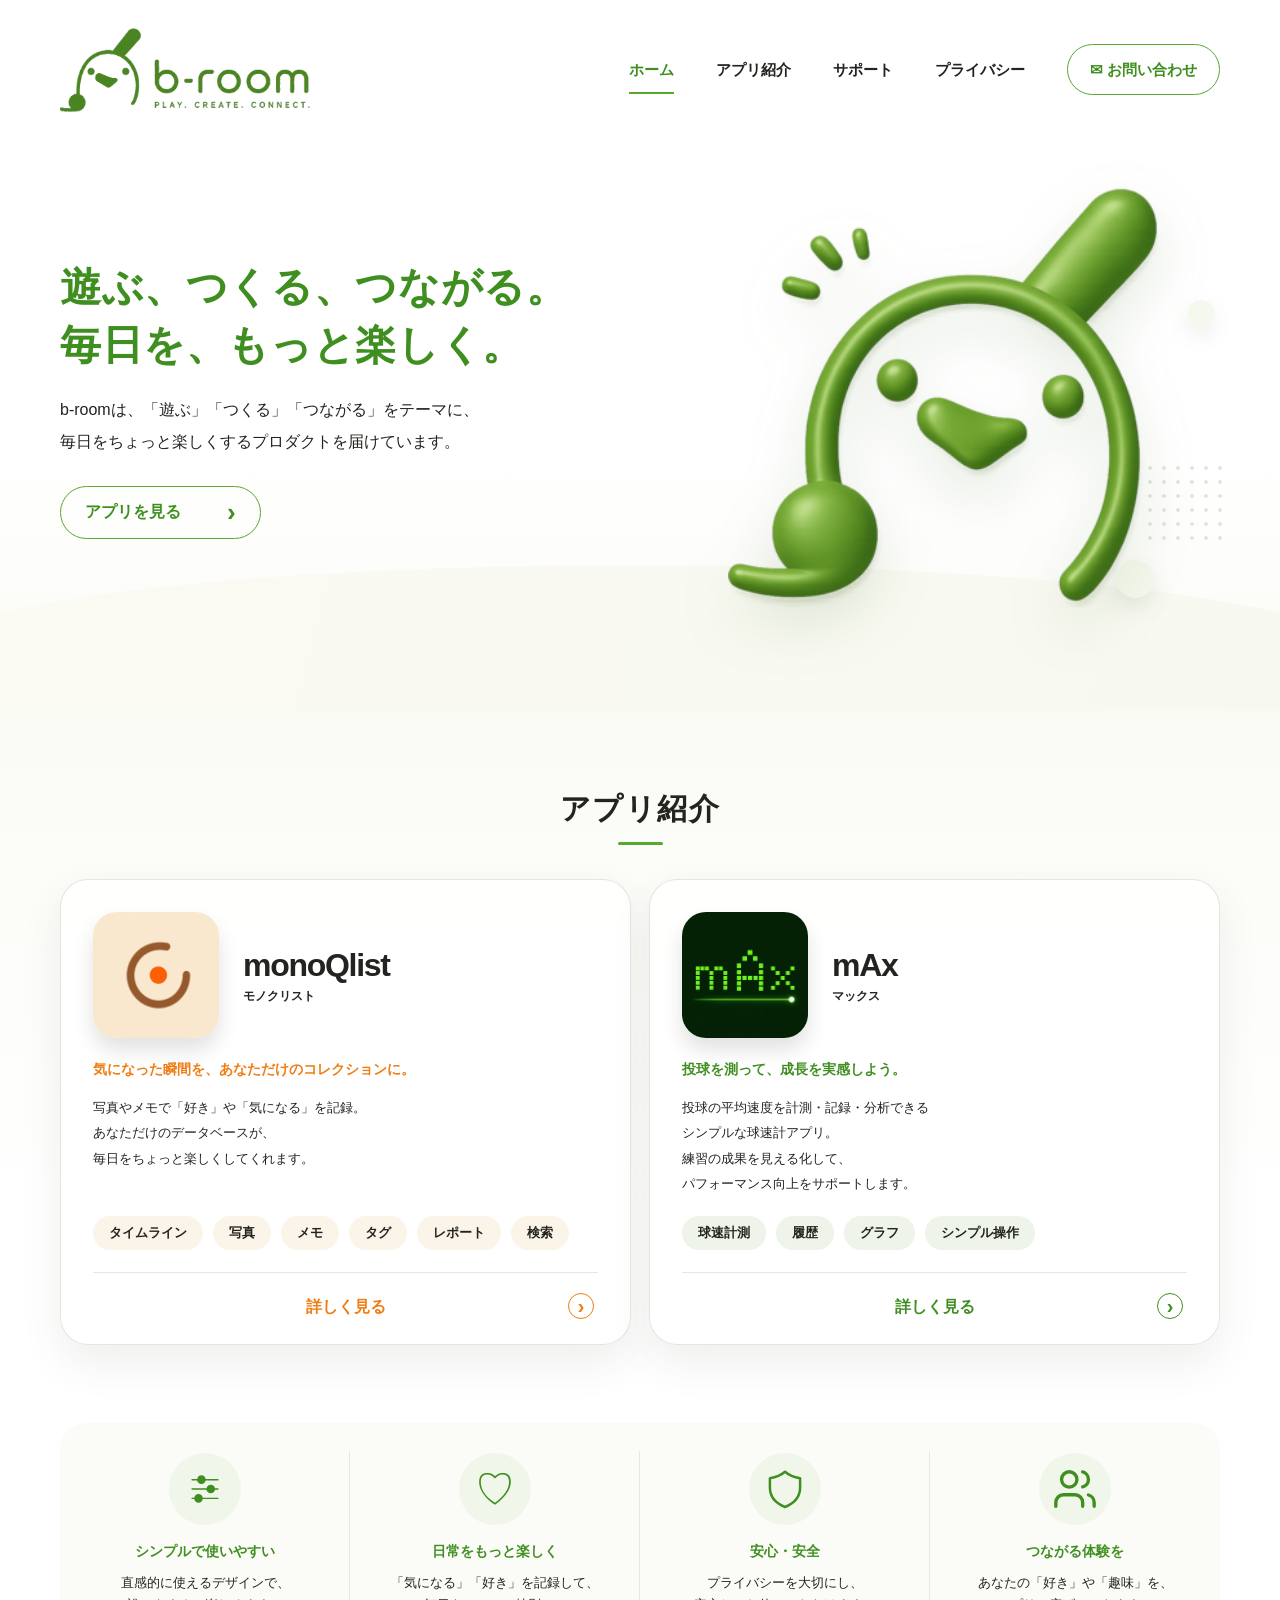
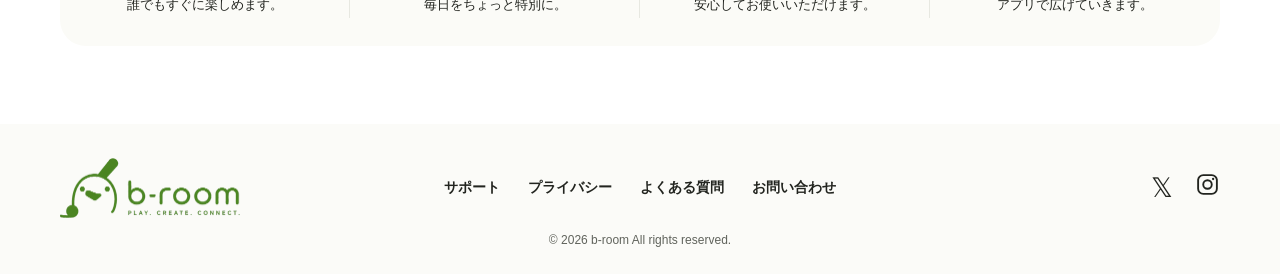
<file: index.html>
<!doctype html>
<html lang="ja">
<head>
  <meta charset="utf-8">
  <meta name="viewport" content="width=device-width, initial-scale=1">
  <title>b-room | PLAY. CREATE. CONNECT.</title>
  <meta name="description" content="b-roomは、「遊ぶ」「つくる」「つながる」をテーマに、毎日をちょっと楽しくするプロダクトを届けています。">
  <link rel="canonical" href="https://b-room.app/">
  <meta property="og:type" content="website">
  <meta property="og:site_name" content="b-room">
  <meta property="og:title" content="b-room | PLAY. CREATE. CONNECT.">
  <meta property="og:description" content="遊ぶ、つくる、つながる。毎日を、もっと楽しく。">
  <meta property="og:url" content="https://b-room.app/">
  <meta property="og:image" content="https://b-room.app/images/og-image.jpg">
  <meta name="twitter:card" content="summary_large_image">
  <meta name="theme-color" content="#ffffff">
  <link rel="icon" href="images/favicon.png" type="image/png">
  <link rel="apple-touch-icon" href="images/apple-touch-icon.png">
  <link rel="manifest" href="manifest.webmanifest">
  <link rel="stylesheet" href="css/reset.css">
  <link rel="stylesheet" href="css/variables.css">
  <link rel="stylesheet" href="css/style.css">
  <link rel="stylesheet" href="css/responsive.css">
  <link rel="stylesheet" href="css/tuning.css">
  <script src="js/script.js" defer></script>
</head>
<body>
  <header class="site-header">
    <div class="container header-inner">
      <a class="brand" href="#top" aria-label="b-room ホーム">
        <img src="images/logo.png" alt="b-room PLAY. CREATE. CONNECT." width="304" height="112" style="filter:brightness(.65) saturate(.9)">
      </a>
      <button class="menu-button" type="button" aria-label="メニューを開く" aria-expanded="false" aria-controls="global-nav">
        <span></span><span></span><span></span>
      </button>
      <nav class="global-nav" id="global-nav" aria-label="メインナビゲーション">
        <a class="is-active" href="#top">ホーム</a>
        <a href="#apps">アプリ紹介</a>
        <a href="#support">サポート</a>
        <a href="privacy/index.html">プライバシー</a>
        <a class="contact-button" href="https://forms.gle/K7LppXZojkELGaJ49"><span aria-hidden="true">✉</span> お問い合わせ</a>
      </nav>
    </div>
  </header>

  <main id="top">
    <section class="hero">
      <div class="hero-wave" aria-hidden="true"></div>
      <div class="container hero-inner">
        <div class="hero-copy reveal">
          <h1>遊ぶ、つくる、つながる。<br>毎日を、もっと楽しく。</h1>
          <p>b-roomは、「遊ぶ」「つくる」「つながる」をテーマに、<br class="desktop-only">毎日をちょっと楽しくするプロダクトを届けています。</p>
          <a class="outline-button" href="#apps">アプリを見る <span>›</span></a>
        </div>
        <div class="hero-art reveal" aria-hidden="true">
          <div class="hero-orb orb-one"></div>
          <div class="hero-orb orb-two"></div>
          <div class="hero-dots"></div>
          <img src="images/hero-mascot.png" alt="" width="333" height="344" style="height:auto;aspect-ratio:auto;filter:brightness(.94) saturate(.9) contrast(.92) drop-shadow(0 24px 28px rgba(72,117,47,.15))">
        </div>
      </div>
    </section>

    <section class="apps-section section" id="apps">
      <div class="container">
        <div class="section-title reveal"><h2>アプリ紹介</h2><span></span></div>
        <div class="app-grid">
          <article class="app-card mono-card reveal">
            <div class="app-header">
              <!-- アイコン差し替え: images/monoqlist-icon.jpg -->
              <img class="app-icon" src="images/monoqlist-icon.jpg" alt="monoQlist アプリアイコン" width="148" height="148">
              <div><h3>monoQlist</h3><p class="reading">モノクリスト</p></div>
            </div>
            <p class="app-tagline mono-accent">気になった瞬間を、あなただけのコレクションに。</p>
            <p class="app-description">写真やメモで「好き」や「気になる」を記録。<br>あなただけのデータベースが、<br>毎日をちょっと楽しくしてくれます。</p>
            <div class="tag-list"><span>タイムライン</span><span>写真</span><span>メモ</span><span>タグ</span><span>レポート</span><span>検索</span></div>
            <a class="app-link mono-link" href="https://monoqlist.com">詳しく見る <span>›</span></a>
          </article>

          <article class="app-card max-card reveal">
            <div class="app-header">
              <!-- アイコン差し替え: images/max-icon.jpg -->
              <img class="app-icon" src="images/max-icon.jpg" alt="mAx アプリアイコン" width="148" height="148">
              <div><h3>mAx</h3><p class="reading">マックス</p></div>
            </div>
            <p class="app-tagline max-accent">投球を測って、成長を実感しよう。</p>
            <p class="app-description">投球の平均速度を計測・記録・分析できる<br>シンプルな球速計アプリ。<br>練習の成果を見える化して、<br>パフォーマンス向上をサポートします。</p>
            <div class="tag-list green-tags"><span>球速計測</span><span>履歴</span><span>グラフ</span><span>シンプル操作</span></div>
            <a class="app-link max-link" href="app/max/">詳しく見る <span>›</span></a>
          </article>
        </div>
      </div>
    </section>

    <section class="values-section section">
      <div class="container">
        <div class="values-grid">
          <article class="value-item reveal"><div class="value-icon" aria-hidden="true"><svg viewBox="0 0 64 64" fill="none"><path d="M14 19h36M14 32h36M14 45h36"/><circle cx="27" cy="19" r="5" fill="currentColor"/><circle cx="40" cy="32" r="5" fill="currentColor"/><circle cx="23" cy="45" r="5" fill="currentColor"/></svg></div><h3>シンプルで使いやすい</h3><p>直感的に使えるデザインで、<br>誰でもすぐに楽しめます。</p></article>
          <article class="value-item reveal"><div class="value-icon">♡</div><h3>日常をもっと楽しく</h3><p>「気になる」「好き」を記録して、<br>毎日をちょっと特別に。</p></article>
          <article class="value-item reveal"><div class="value-icon" aria-hidden="true"><svg viewBox="0 0 64 64" fill="none"><path d="M32 8c7 6 15 8 21 9v13c0 14-8 22-21 27C19 52 11 44 11 30V17c6-1 14-3 21-9Z"/></svg></div><h3>安心・安全</h3><p>プライバシーを大切にし、<br>安心してお使いいただけます。</p></article>
          <article class="value-item reveal"><div class="value-icon" aria-hidden="true"><svg viewBox="0 0 24 24" fill="none"><path d="M16 21v-2a4 4 0 0 0-4-4H6a4 4 0 0 0-4 4v2"/><circle cx="9" cy="7" r="4"/><path d="M22 21v-2a4 4 0 0 0-3-3.87M16 3.13a4 4 0 0 1 0 7.75"/></svg></div><h3>つながる体験を</h3><p>あなたの「好き」や「趣味」を、<br>アプリで広げていきます。</p></article>
        </div>
      </div>
    </section>
  </main>

  <footer class="site-footer" id="support">
    <div class="container footer-inner">
      <a class="footer-brand" href="#top"><img src="images/logo.png" alt="b-room" width="220" height="82" style="filter:brightness(.65) saturate(.9)"></a>
      <nav class="footer-links" aria-label="フッターナビゲーション">
        <a href="#">サポート</a><a href="privacy/index.html">プライバシー</a><a href="#">よくある質問</a><a href="https://forms.gle/K7LppXZojkELGaJ49">お問い合わせ</a>
      </nav>
      <div class="social-links" aria-label="SNS"><a href="#" aria-label="X">𝕏</a><a href="#" aria-label="Instagram"><svg width="25" height="25" viewBox="0 0 24 24" fill="none" aria-hidden="true"><rect x="3" y="3" width="18" height="18" rx="5" stroke="currentColor" stroke-width="1.8"/><circle cx="12" cy="12" r="4.1" stroke="currentColor" stroke-width="1.8"/><circle cx="17.4" cy="6.7" r="1.1" fill="currentColor"/></svg></a></div>
    </div>
    <p class="copyright">© <span id="year"></span> b-room All rights reserved.</p>
  </footer>
</body>
</html>
</file>
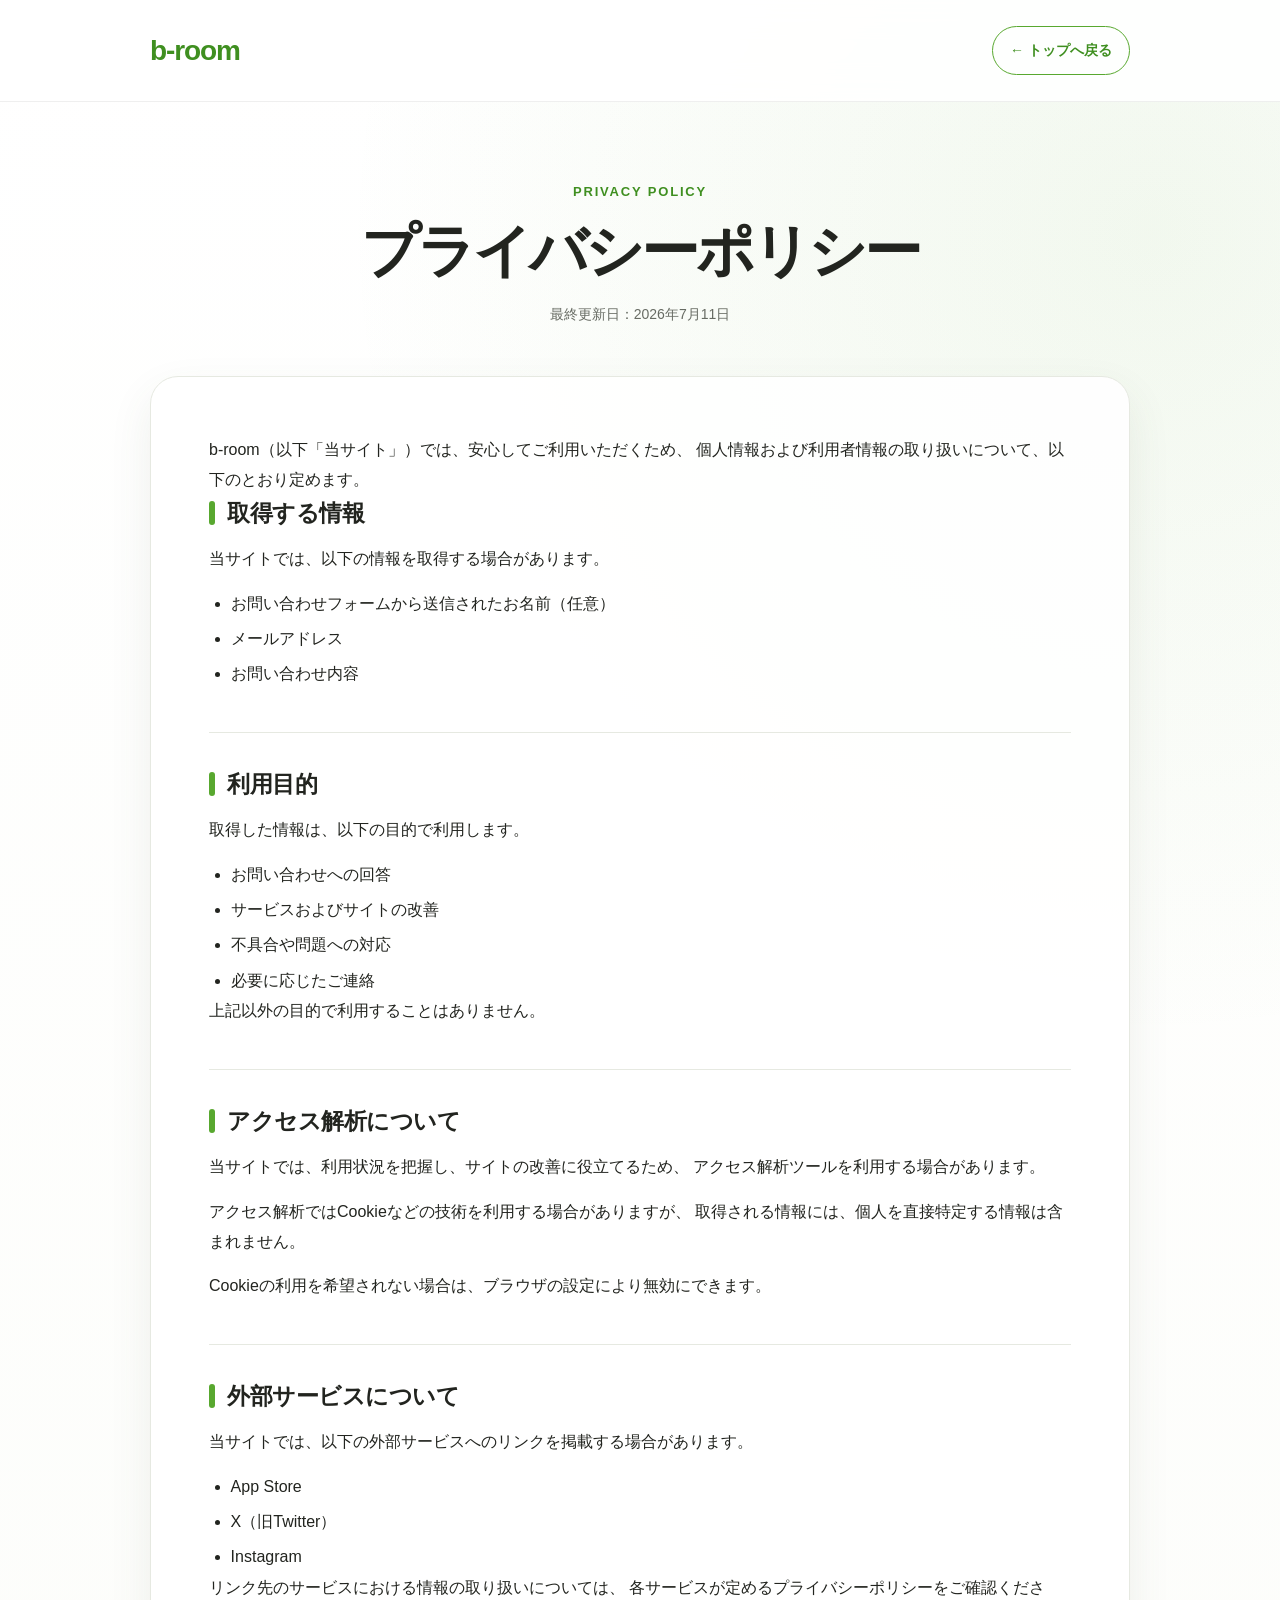
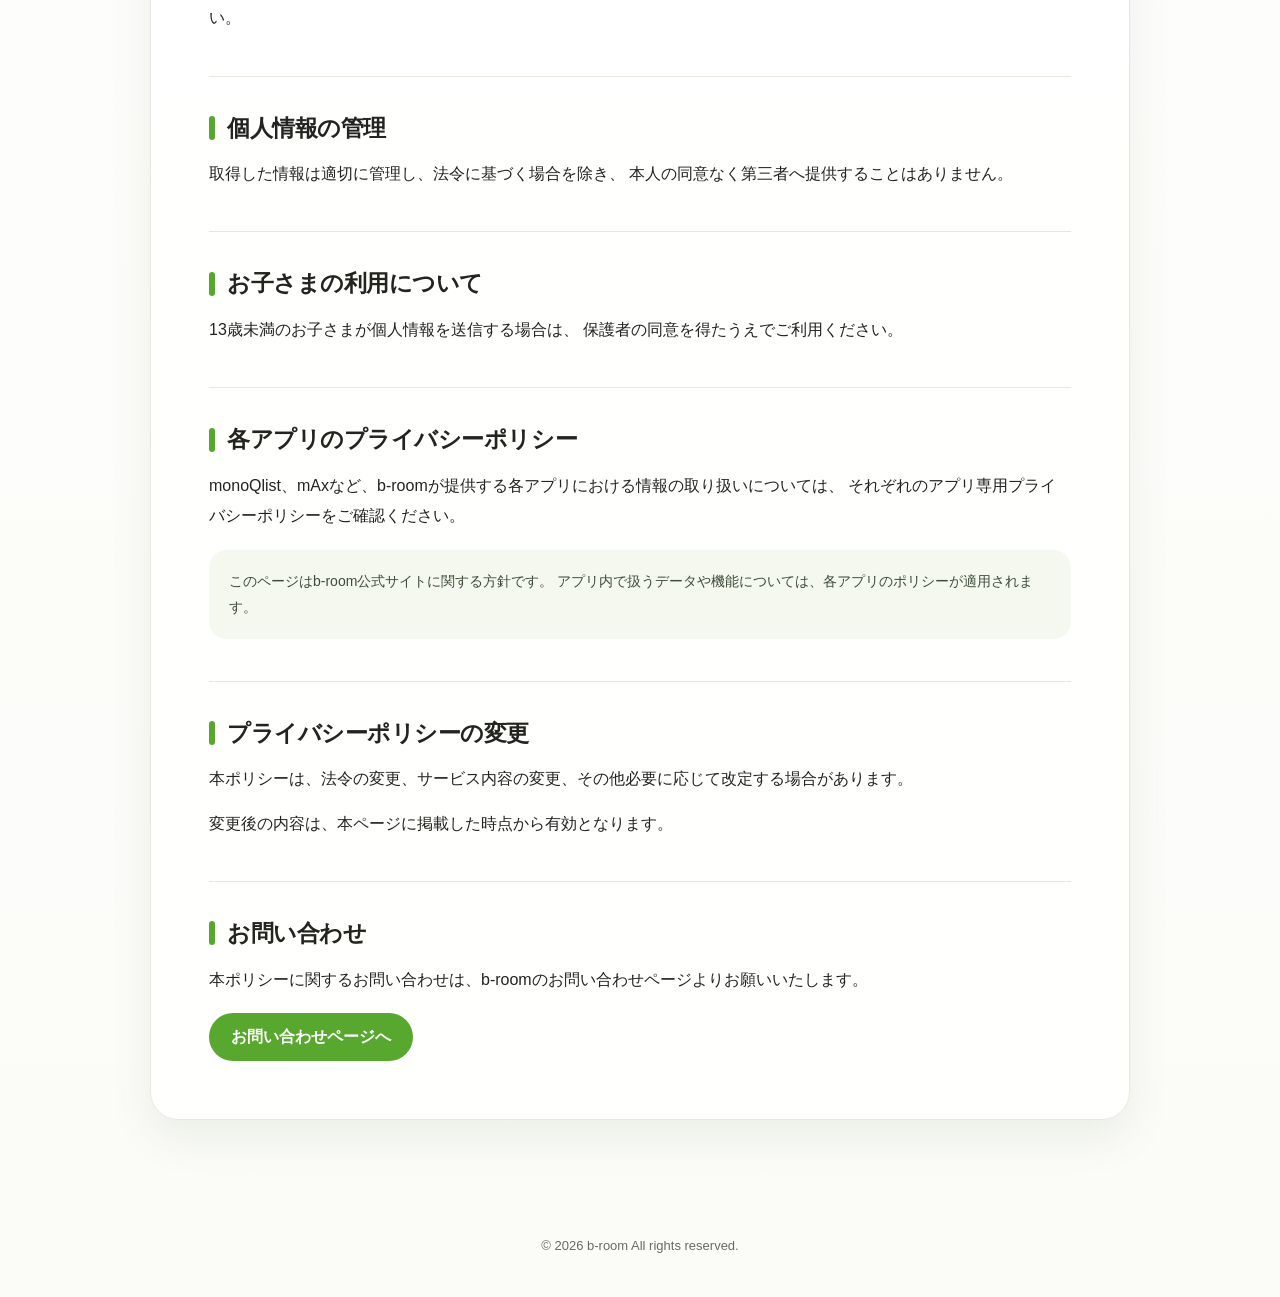
<file: privacy/index.html>
<!doctype html>
<html lang="ja">
<head>
  <meta charset="utf-8">
  <meta name="viewport" content="width=device-width, initial-scale=1">
  <title>プライバシーポリシー | b-room</title>
  <meta name="description" content="b-room公式サイトにおける個人情報および利用者情報の取り扱いについてご案内します。">
  <link rel="canonical" href="https://b-room.app/privacy/">
  <meta name="theme-color" content="#ffffff">

  <style>
    :root {
      --green: #58a82f;
      --green-dark: #3f8f20;
      --green-soft: #f4f8ef;
      --text: #22241f;
      --muted: #676b63;
      --line: #e6e9e1;
      --surface: rgba(255, 255, 255, 0.9);
      --shadow: 0 18px 44px rgba(76, 91, 62, 0.09);
      --radius: 28px;
      --container: 980px;
    }

    * {
      box-sizing: border-box;
    }

    html {
      scroll-behavior: smooth;
    }

    body {
      margin: 0;
      color: var(--text);
      background:
        radial-gradient(circle at 90% 8%, rgba(88, 168, 47, 0.08), transparent 28%),
        linear-gradient(180deg, #ffffff 0%, #fbfcf8 100%);
      font-family:
        -apple-system, BlinkMacSystemFont, "Hiragino Sans", "Yu Gothic",
        "Noto Sans JP", sans-serif;
      line-height: 1.9;
      -webkit-font-smoothing: antialiased;
    }

    a {
      color: inherit;
      text-decoration: none;
    }

    .container {
      width: min(calc(100% - 40px), var(--container));
      margin-inline: auto;
    }

    .site-header {
      padding: 24px 0;
      border-bottom: 1px solid rgba(34, 36, 31, 0.07);
      background: rgba(255, 255, 255, 0.88);
      backdrop-filter: blur(16px);
      -webkit-backdrop-filter: blur(16px);
    }

    .header-inner {
      display: flex;
      align-items: center;
      justify-content: space-between;
      gap: 24px;
    }

    .brand {
      font-size: 28px;
      font-weight: 800;
      letter-spacing: -0.04em;
      color: var(--green-dark);
    }

    .back-link {
      display: inline-flex;
      align-items: center;
      gap: 8px;
      padding: 10px 17px;
      border: 1.5px solid var(--green);
      border-radius: 999px;
      color: var(--green-dark);
      font-size: 14px;
      font-weight: 700;
      transition: 0.2s ease;
    }

    .back-link:hover {
      color: #fff;
      background: var(--green);
      transform: translateY(-1px);
    }

    .hero {
      padding: 78px 0 48px;
      text-align: center;
    }

    .eyebrow {
      color: var(--green-dark);
      font-size: 13px;
      font-weight: 800;
      letter-spacing: 0.14em;
      text-transform: uppercase;
    }

    h1 {
      margin: 10px 0 14px;
      font-size: clamp(36px, 6vw, 58px);
      line-height: 1.25;
      letter-spacing: -0.05em;
    }

    .updated {
      margin: 0;
      color: var(--muted);
      font-size: 14px;
    }

    main {
      padding-bottom: 84px;
    }

    .policy-card {
      padding: clamp(28px, 5vw, 58px);
      border: 1px solid var(--line);
      border-radius: var(--radius);
      background: var(--surface);
      box-shadow: var(--shadow);
    }

    .intro {
      margin-top: 0;
      font-size: 16px;
    }

    section + section {
      margin-top: 42px;
      padding-top: 34px;
      border-top: 1px solid var(--line);
    }

    h2 {
      display: flex;
      align-items: center;
      gap: 12px;
      margin: 0 0 14px;
      font-size: 23px;
      line-height: 1.5;
      letter-spacing: -0.02em;
    }

    h2::before {
      content: "";
      width: 6px;
      height: 24px;
      border-radius: 99px;
      background: var(--green);
      flex: 0 0 auto;
    }

    p {
      margin: 0;
    }

    p + p {
      margin-top: 14px;
    }

    ul {
      margin: 14px 0 0;
      padding-left: 1.35em;
    }

    li + li {
      margin-top: 5px;
    }

    .note {
      margin-top: 18px;
      padding: 18px 20px;
      border-radius: 18px;
      background: var(--green-soft);
      color: #3f4b39;
      font-size: 14px;
    }

    .contact {
      display: inline-flex;
      align-items: center;
      justify-content: center;
      margin-top: 18px;
      min-height: 48px;
      padding: 0 22px;
      border-radius: 999px;
      background: var(--green);
      color: #fff;
      font-weight: 800;
      transition: 0.2s ease;
    }

    .contact:hover {
      background: var(--green-dark);
      transform: translateY(-2px);
    }

    .site-footer {
      padding: 30px 0 38px;
      text-align: center;
      color: var(--muted);
      font-size: 13px;
    }

    @media (max-width: 640px) {
      .site-header {
        padding: 16px 0;
      }

      .brand {
        font-size: 23px;
      }

      .back-link {
        padding: 9px 13px;
        font-size: 13px;
      }

      .hero {
        padding: 58px 0 34px;
      }

      .policy-card {
        border-radius: 22px;
      }

      section + section {
        margin-top: 34px;
        padding-top: 28px;
      }

      h2 {
        font-size: 20px;
      }
    }
  </style>
</head>

<body>
  <header class="site-header">
    <div class="container header-inner">
      <a class="brand" href="/">b-room</a>
      <a class="back-link" href="/">← トップへ戻る</a>
    </div>
  </header>

  <div class="hero">
    <div class="container">
      <div class="eyebrow">Privacy Policy</div>
      <h1>プライバシーポリシー</h1>
      <p class="updated">最終更新日：2026年7月11日</p>
    </div>
  </div>

  <main>
    <div class="container">
      <article class="policy-card">
        <p class="intro">
          b-room（以下「当サイト」）では、安心してご利用いただくため、
          個人情報および利用者情報の取り扱いについて、以下のとおり定めます。
        </p>

        <section>
          <h2>取得する情報</h2>
          <p>当サイトでは、以下の情報を取得する場合があります。</p>
          <ul>
            <li>お問い合わせフォームから送信されたお名前（任意）</li>
            <li>メールアドレス</li>
            <li>お問い合わせ内容</li>
          </ul>
        </section>

        <section>
          <h2>利用目的</h2>
          <p>取得した情報は、以下の目的で利用します。</p>
          <ul>
            <li>お問い合わせへの回答</li>
            <li>サービスおよびサイトの改善</li>
            <li>不具合や問題への対応</li>
            <li>必要に応じたご連絡</li>
          </ul>
          <p>上記以外の目的で利用することはありません。</p>
        </section>

        <section>
          <h2>アクセス解析について</h2>
          <p>
            当サイトでは、利用状況を把握し、サイトの改善に役立てるため、
            アクセス解析ツールを利用する場合があります。
          </p>
          <p>
            アクセス解析ではCookieなどの技術を利用する場合がありますが、
            取得される情報には、個人を直接特定する情報は含まれません。
          </p>
          <p>
            Cookieの利用を希望されない場合は、ブラウザの設定により無効にできます。
          </p>
        </section>

        <section>
          <h2>外部サービスについて</h2>
          <p>当サイトでは、以下の外部サービスへのリンクを掲載する場合があります。</p>
          <ul>
            <li>App Store</li>
            <li>X（旧Twitter）</li>
            <li>Instagram</li>
          </ul>
          <p>
            リンク先のサービスにおける情報の取り扱いについては、
            各サービスが定めるプライバシーポリシーをご確認ください。
          </p>
        </section>

        <section>
          <h2>個人情報の管理</h2>
          <p>
            取得した情報は適切に管理し、法令に基づく場合を除き、
            本人の同意なく第三者へ提供することはありません。
          </p>
        </section>

        <section>
          <h2>お子さまの利用について</h2>
          <p>
            13歳未満のお子さまが個人情報を送信する場合は、
            保護者の同意を得たうえでご利用ください。
          </p>
        </section>

        <section>
          <h2>各アプリのプライバシーポリシー</h2>
          <p>
            monoQlist、mAxなど、b-roomが提供する各アプリにおける情報の取り扱いについては、
            それぞれのアプリ専用プライバシーポリシーをご確認ください。
          </p>
          <div class="note">
            このページはb-room公式サイトに関する方針です。
            アプリ内で扱うデータや機能については、各アプリのポリシーが適用されます。
          </div>
        </section>

        <section>
          <h2>プライバシーポリシーの変更</h2>
          <p>
            本ポリシーは、法令の変更、サービス内容の変更、その他必要に応じて改定する場合があります。
          </p>
          <p>
            変更後の内容は、本ページに掲載した時点から有効となります。
          </p>
        </section>

        <section>
          <h2>お問い合わせ</h2>
          <p>
            本ポリシーに関するお問い合わせは、b-roomのお問い合わせページよりお願いいたします。
          </p>
          <!-- 実際のお問い合わせURLに変更してください -->
          <a class="contact" href="/#contact">お問い合わせページへ</a>
        </section>
      </article>
    </div>
  </main>

  <footer class="site-footer">
    <div class="container">© 2026 b-room All rights reserved.</div>
  </footer>
</body>
</html>
</file>
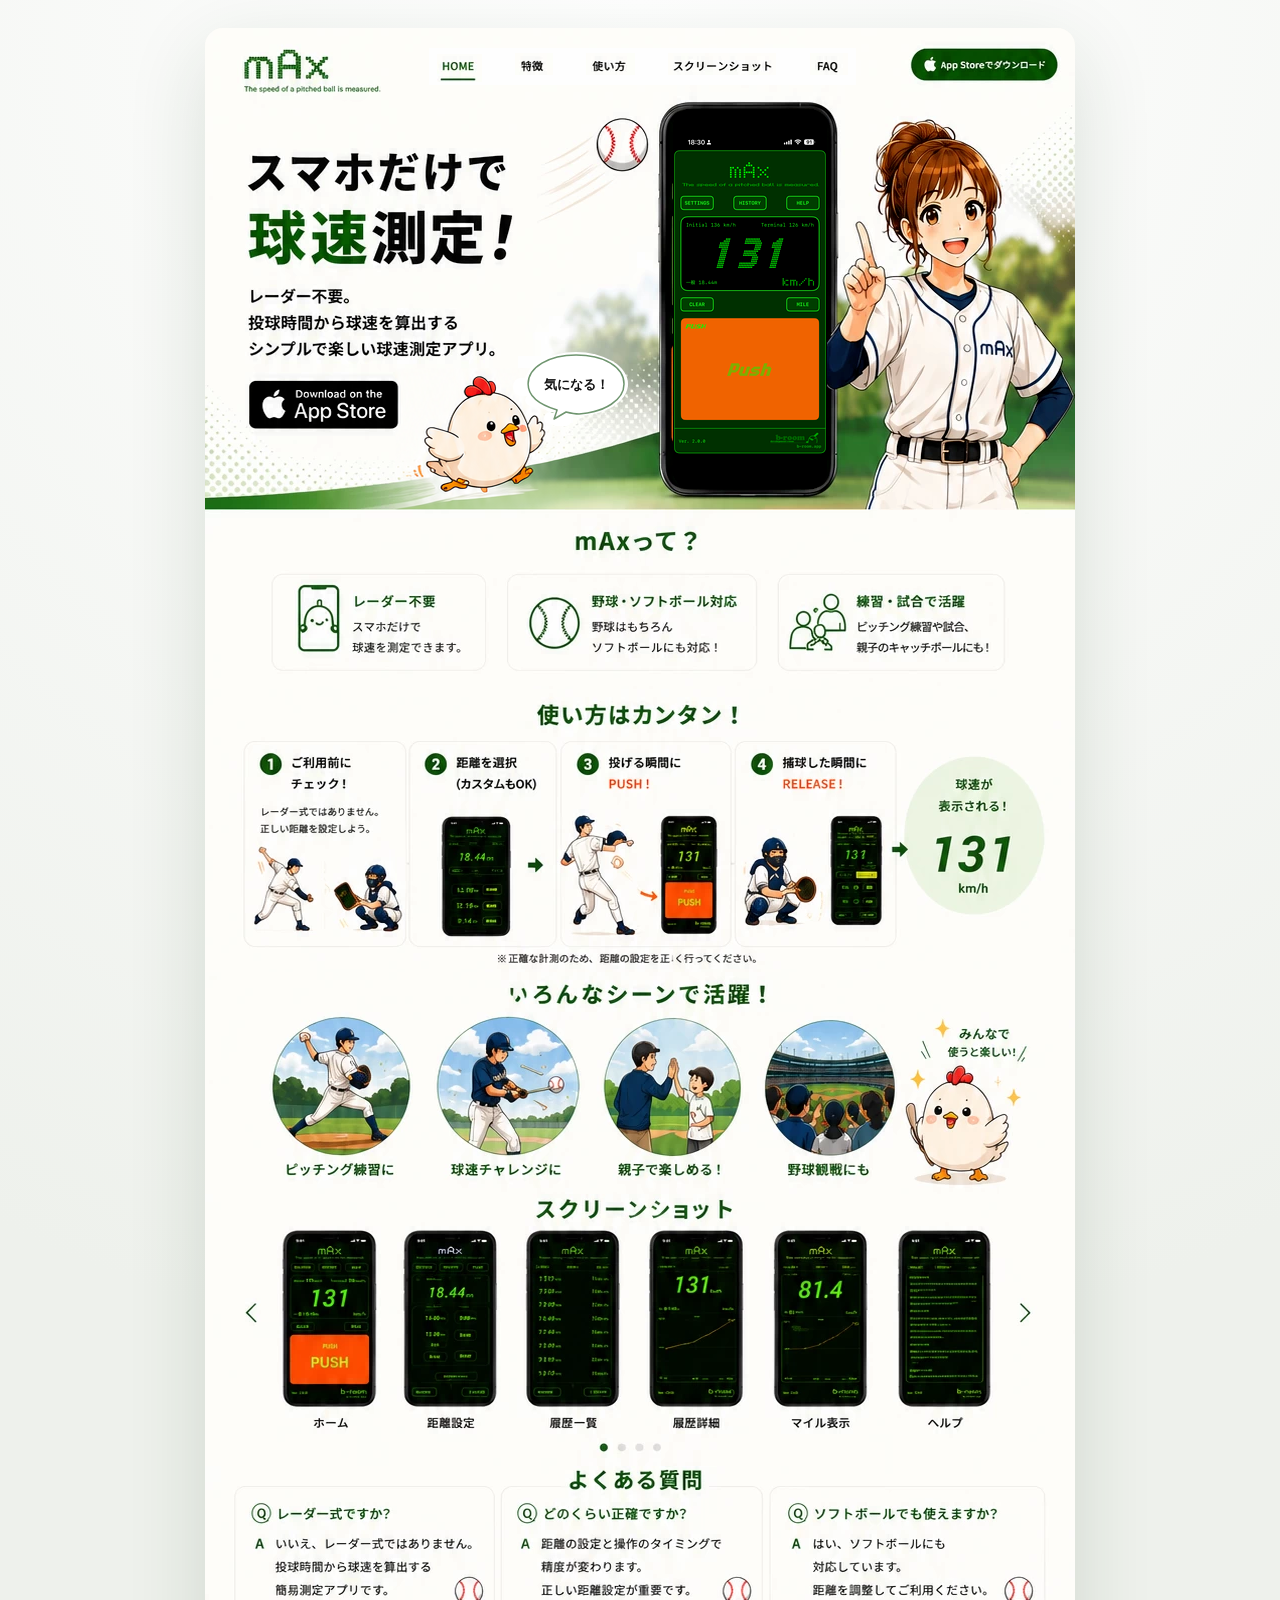
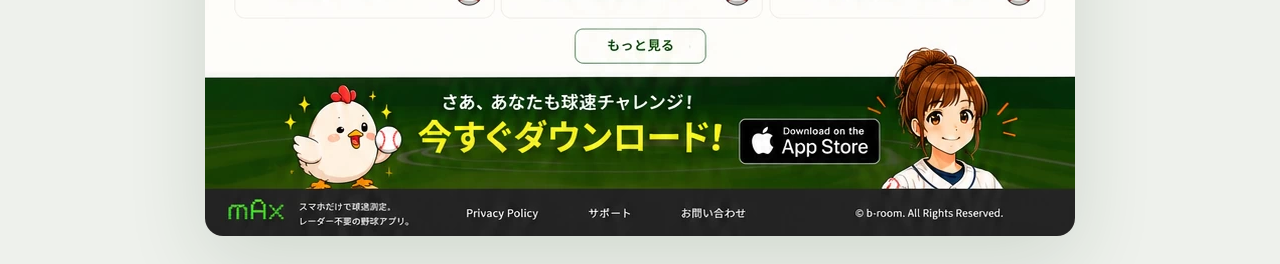
<file: app/max/index.html>
<!doctype html>
<html lang="ja">
<head>
  <meta charset="utf-8">
  <meta name="viewport" content="width=device-width, initial-scale=1, viewport-fit=cover">
  <meta name="description" content="mAxは、投球時間から球速を算出するシンプルな簡易球速測定アプリです。">
  <meta name="theme-color" content="#006600">
  <title>mAx｜スマホだけで球速測定</title>
  <link rel="stylesheet" href="css/reset.css">
  <link rel="stylesheet" href="css/style.css">
  <link rel="stylesheet" href="css/animation.css">
</head>
<body>
  <a class="skip-link" href="#main">本文へ移動</a>

  <header class="mobile-header">
    <a class="mobile-brand" href="#home" aria-label="mAx ホーム">mAx</a>
    <button class="mobile-menu-button" type="button" aria-expanded="false" aria-controls="mobile-nav" aria-label="メニューを開く">
      <span></span><span></span><span></span>
    </button>
    <nav id="mobile-nav" class="mobile-nav" aria-label="モバイルナビゲーション">
      <a href="#home">HOME</a><a href="#features">特徴</a><a href="#howto">使い方</a>
      <a href="#screenshots">スクリーンショット</a><a href="#faq">FAQ</a>
      <a class="mobile-store-link" href="https://apps.apple.com/jp/app/max-%E7%B0%A1%E5%8D%98%E3%81%AB%E7%90%83%E9%80%9F%E8%A8%88%E6%B8%AC/id1017798340">App Store</a>
    </nav>
  </header>

  <main id="main" class="site" aria-label="mAx公式サイト">
    <header id="home" class="mockup-section mockup-section--hero" aria-labelledby="hero-title">
      <h1 id="hero-title" class="visually-hidden">スマホだけで球速測定</h1>
      <nav class="image-map image-map--global" aria-label="メインナビゲーション">
        <a href="#home" style="--x:26.8%;--w:5.3%">HOME</a>
        <a href="#features" style="--x:35.6%;--w:4.4%">特徴</a>
        <a href="#howto" style="--x:43.8%;--w:5.6%">使い方</a>
        <a href="#screenshots" style="--x:53.2%;--w:12.4%">スクリーンショット</a>
        <a href="#faq" style="--x:69.5%;--w:4.4%">FAQ</a>
        <a href="https://apps.apple.com/jp/app/max-%E7%B0%A1%E5%8D%98%E3%81%AB%E7%90%83%E9%80%9F%E8%A8%88%E6%B8%AC/id1017798340" style="--x:79.4%;--w:17.7%">App Storeでダウンロード</a>
      </nav>
      <a class="store-hotspot store-hotspot--hero" href="https://apps.apple.com/jp/app/max-%E7%B0%A1%E5%8D%98%E3%81%AB%E7%90%83%E9%80%9F%E8%A8%88%E6%B8%AC/id1017798340" aria-label="mAxをApp Storeでダウンロード">App Storeでダウンロード</a>
      <picture>
        <img src="images/sections/01-header-hero.png?v=11" width="870" height="482" alt="mAxのヘッダーと、スマホだけで球速測定できることを伝える女性選手と鶏のキャラクター入りメインビジュアル" fetchpriority="high">
      </picture>
      <img class="hero-bubble-overlay" src="images/parts/hero-bubble.svg?v=9" width="870" height="482" alt="" aria-hidden="true">
    </header>

    <section id="features" class="mockup-section" aria-labelledby="features-title">
      <h2 id="features-title" class="visually-hidden">mAxって？</h2>
      <img src="images/sections/02-features.webp" width="870" height="179" alt="レーダー不要、野球・ソフトボール対応、練習・試合で活躍するmAxの特徴" loading="lazy">
      <div class="mobile-content mobile-features">
        <h2>mAxって？</h2>
        <article><span aria-hidden="true">📱</span><div><h3>レーダー不要</h3><p>スマホだけで球速を測定できます。</p></div></article>
        <article><span aria-hidden="true">⚾</span><div><h3>野球・ソフトボール対応</h3><p>野球はもちろん、ソフトボールにも対応。</p></div></article>
        <article><span aria-hidden="true">👥</span><div><h3>練習・試合で活躍</h3><p>ピッチング練習や試合、親子のキャッチボールにも。</p></div></article>
      </div>
    </section>

    <section id="howto" class="mockup-section" aria-labelledby="howto-title">
      <h2 id="howto-title" class="visually-hidden">使い方はカンタン</h2>
      <img src="images/sections/03-howto.webp" width="870" height="283" alt="距離を選択し、投げる瞬間にPUSH、捕球した瞬間にRELEASEする使い方" loading="lazy">
      <div class="mobile-content mobile-howto">
        <h2>使い方はカンタン！</h2>
        <ol>
          <li><b>1</b><div><h3>ご利用前にチェック</h3><p>正しい距離を設定しましょう。</p></div></li>
          <li><b>2</b><div><h3>距離を選択</h3><p>カスタム設定もできます。</p></div></li>
          <li><b>3</b><div><h3>投げる瞬間に <em>PUSH!</em></h3></div></li>
          <li><b>4</b><div><h3>捕球した瞬間に <em>RELEASE!</em></h3></div></li>
        </ol>
        <p class="mobile-result">球速が表示される！ <strong>131<small>km/h</small></strong></p>
      </div>
    </section>

    <section id="scenes" class="mockup-section" aria-labelledby="scenes-title">
      <h2 id="scenes-title" class="visually-hidden">いろんなシーンで活躍</h2>
      <img src="images/sections/04-scenes.webp" width="870" height="222" alt="ピッチング練習、球速チャレンジ、親子、野球観戦での活用例と鶏のキャラクター" loading="lazy">
      <div class="mobile-content mobile-scenes">
        <h2>いろんなシーンで活躍！</h2>
        <div><span>⚾ ピッチング練習に</span><span>🔥 球速チャレンジに</span><span>🤝 親子で楽しめる</span><span>🏟️ 野球観戦にも</span></div>
      </div>
    </section>

    <section id="screenshots" class="mockup-section" aria-labelledby="screenshots-title">
      <h2 id="screenshots-title" class="visually-hidden">スクリーンショット</h2>
      <img src="images/sections/05-screenshots.webp" width="870" height="272" alt="ホーム、距離設定、履歴一覧、履歴詳細、マイル表示、ヘルプの画面" loading="lazy">
      <div class="mobile-content mobile-screenshots">
        <h2>スクリーンショット</h2>
        <div class="screenshot-scroll" tabindex="0" aria-label="スクリーンショット一覧。横にスクロールできます">
          <img src="images/sections/05-screenshots.webp" width="870" height="272" alt="ホーム、距離設定、履歴一覧、履歴詳細、マイル表示、ヘルプの画面">
        </div>
      </div>
    </section>

    <section id="faq" class="mockup-section" aria-labelledby="faq-title">
      <h2 id="faq-title" class="visually-hidden">よくある質問</h2>
      <img src="images/sections/06-faq.webp" width="870" height="212" alt="レーダー式か、精度、ソフトボール対応についてのよくある質問" loading="lazy">
      <div class="mobile-content mobile-faq">
        <h2>よくある質問</h2>
        <details><summary>レーダー式ですか？</summary><p>いいえ、レーダー式ではありません。投球時間から球速を算出する簡易測定アプリです。</p></details>
        <details><summary>どのくらい正確ですか？</summary><p>距離の設定と操作のタイミングで精度が変わります。正しい距離設定が重要です。</p></details>
        <details><summary>ソフトボールでも使えますか？</summary><p>はい、ソフトボールにも対応しています。距離を調整してご利用ください。</p></details>
      </div>
    </section>

    <footer id="download" class="mockup-section mockup-section--footer" aria-labelledby="download-title">
      <h2 id="download-title" class="visually-hidden">今すぐダウンロード</h2>
      <a class="store-hotspot store-hotspot--footer" href="https://apps.apple.com/jp/app/max-%E7%B0%A1%E5%8D%98%E3%81%AB%E7%90%83%E9%80%9F%E8%A8%88%E6%B8%AC/id1017798340" aria-label="mAxをApp Storeでダウンロード">App Storeでダウンロード</a>
      <nav class="image-map image-map--footer" aria-label="フッターナビゲーション">
        <a href="privacy/" style="--x:28.8%;--w:9.5%">Privacy Policy</a>
        <a href="#" style="--x:42.5%;--w:7.0%">サポート</a>
        <a href="#" style="--x:53.0%;--w:9.5%">お問い合わせ</a>
      </nav>
      <img src="images/sections/07-download-footer.webp" width="870" height="158" alt="女性選手と鶏のキャラクターを配置したApp Storeダウンロード案内とフッター" loading="lazy">
    </footer>
  </main>

  <script src="js/main.js"></script>
</body>
</html>
</file>
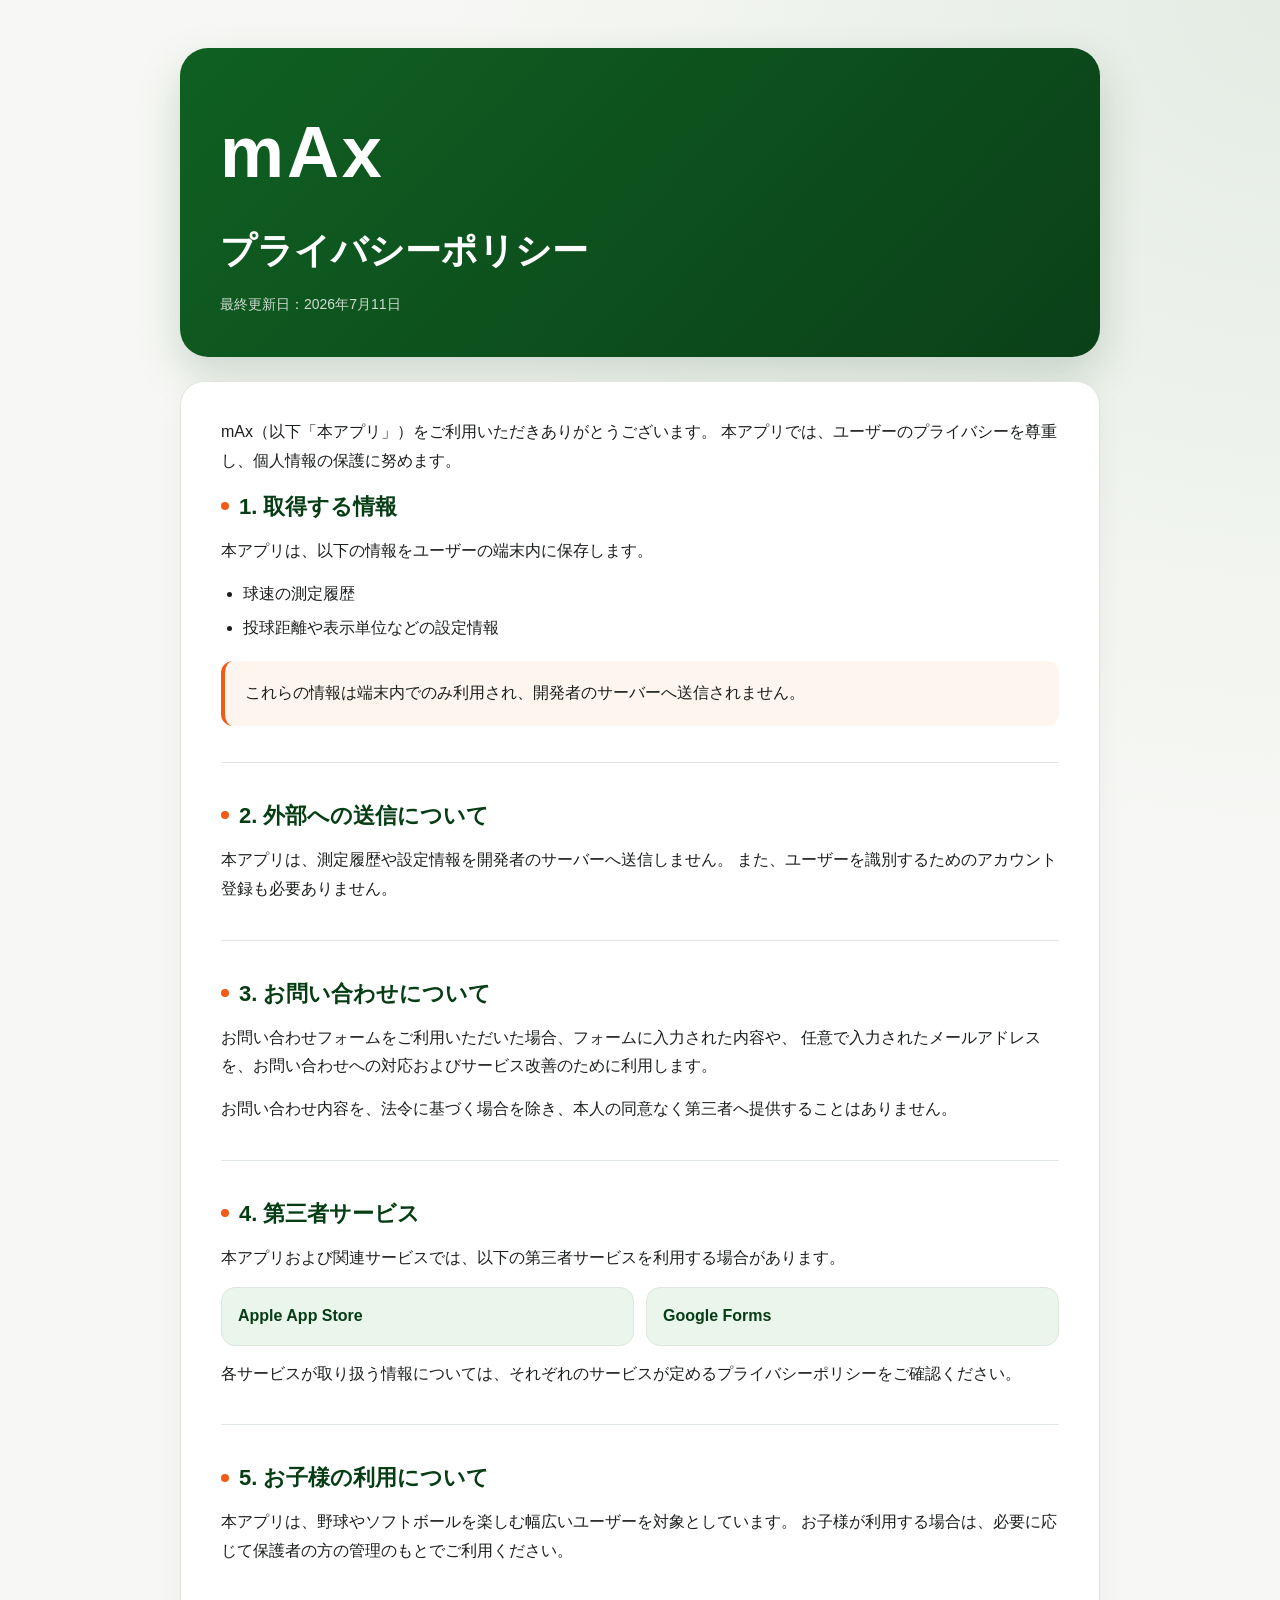
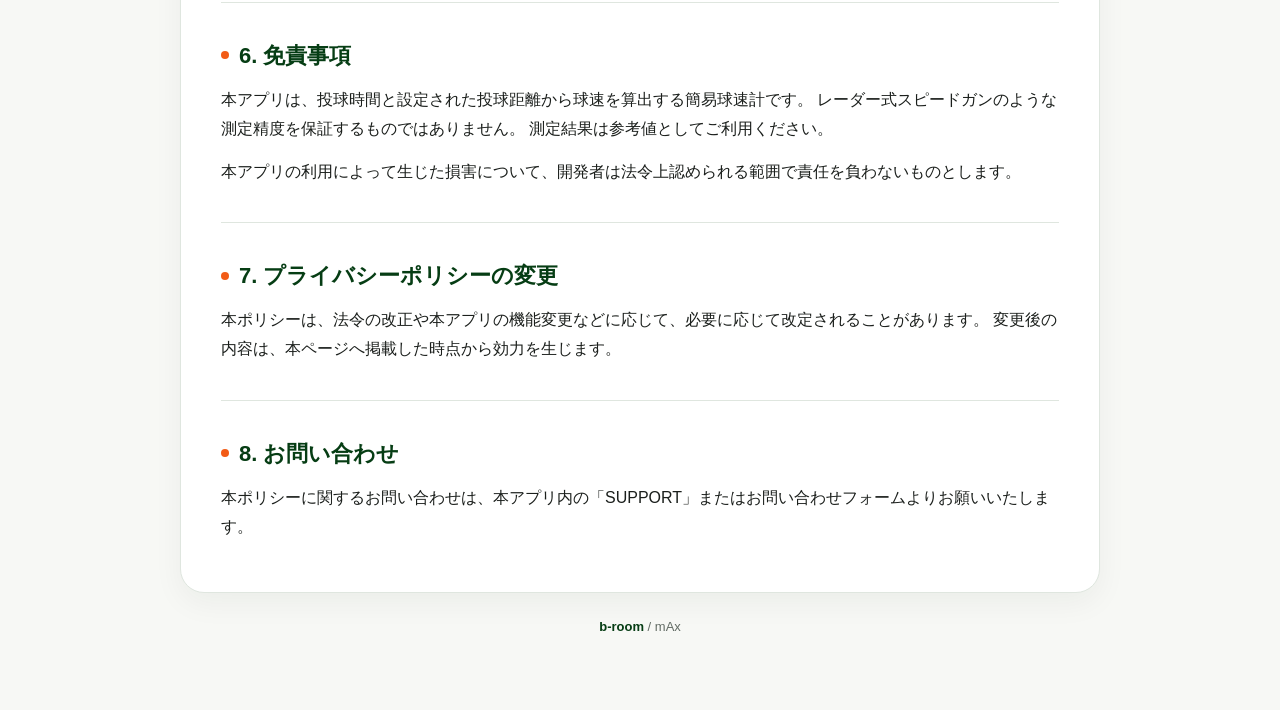
<file: app/max/privacy/index.html>
<!DOCTYPE html>
<html lang="ja">
<head>
  <meta charset="UTF-8" />
  <meta name="viewport" content="width=device-width, initial-scale=1.0" />
  <meta name="color-scheme" content="light" />
  <title>mAx プライバシーポリシー</title>
  <style>
    :root {
      --bg: #f7f8f5;
      --card: #ffffff;
      --text: #1b1f1c;
      --muted: #626b64;
      --green: #0b5d1e;
      --green-dark: #063d14;
      --green-soft: #eaf5ec;
      --orange: #f25b16;
      --border: #dfe6df;
    }

    * {
      box-sizing: border-box;
    }

    html {
      scroll-behavior: smooth;
    }

    body {
      margin: 0;
      background:
        radial-gradient(circle at top right, rgba(11, 93, 30, 0.08), transparent 32%),
        var(--bg);
      color: var(--text);
      font-family:
        -apple-system,
        BlinkMacSystemFont,
        "Hiragino Sans",
        "Yu Gothic",
        "YuGothic",
        "Noto Sans JP",
        sans-serif;
      line-height: 1.8;
    }

    .container {
      width: min(920px, calc(100% - 32px));
      margin: 0 auto;
      padding: 48px 0 72px;
    }

    .hero {
      margin-bottom: 24px;
      padding: 40px;
      border-radius: 28px;
      color: #fff;
      background:
        linear-gradient(135deg, rgba(11, 93, 30, 0.98), rgba(6, 61, 20, 0.98));
      box-shadow: 0 18px 45px rgba(6, 61, 20, 0.18);
    }

    .app-name {
      margin: 0 0 8px;
      font-size: clamp(40px, 8vw, 72px);
      font-weight: 800;
      letter-spacing: 0.04em;
    }

    .hero h1 {
      margin: 0;
      font-size: clamp(24px, 4vw, 36px);
      line-height: 1.4;
    }

    .updated {
      margin: 16px 0 0;
      color: rgba(255, 255, 255, 0.8);
      font-size: 14px;
    }

    .card {
      padding: 36px 40px;
      border: 1px solid var(--border);
      border-radius: 24px;
      background: var(--card);
      box-shadow: 0 10px 30px rgba(27, 31, 28, 0.05);
    }

    .lead {
      margin-top: 0;
      font-size: 16px;
    }

    section + section {
      margin-top: 36px;
      padding-top: 36px;
      border-top: 1px solid var(--border);
    }

    h2 {
      display: flex;
      align-items: center;
      gap: 10px;
      margin: 0 0 14px;
      color: var(--green-dark);
      font-size: 22px;
      line-height: 1.5;
    }

    h2::before {
      width: 8px;
      height: 8px;
      border-radius: 50%;
      background: var(--orange);
      content: "";
      flex: 0 0 auto;
    }

    p {
      margin: 0 0 14px;
    }

    ul {
      margin: 12px 0 0;
      padding-left: 1.4em;
    }

    li + li {
      margin-top: 6px;
    }

    .note {
      margin-top: 18px;
      padding: 18px 20px;
      border-left: 4px solid var(--orange);
      border-radius: 12px;
      background: #fff5ef;
    }

    .service-list {
      display: grid;
      grid-template-columns: repeat(2, minmax(0, 1fr));
      gap: 12px;
      margin-top: 14px;
    }

    .service-item {
      padding: 14px 16px;
      border: 1px solid var(--border);
      border-radius: 14px;
      background: var(--green-soft);
      font-weight: 700;
      color: var(--green-dark);
    }

    .contact {
      display: inline-block;
      margin-top: 8px;
      color: var(--green);
      font-weight: 700;
      text-decoration: none;
    }

    .footer {
      margin-top: 22px;
      text-align: center;
      color: var(--muted);
      font-size: 13px;
    }

    .brand {
      font-weight: 700;
      color: var(--green-dark);
    }

    @media (max-width: 640px) {
      .container {
        width: min(100% - 20px, 920px);
        padding: 18px 0 40px;
      }

      .hero {
        padding: 28px 24px;
        border-radius: 22px;
      }

      .card {
        padding: 28px 22px;
        border-radius: 20px;
      }

      section + section {
        margin-top: 28px;
        padding-top: 28px;
      }

      .service-list {
        grid-template-columns: 1fr;
      }
    }
  </style>
</head>
<body>
  <main class="container">
    <header class="hero">
      <p class="app-name">mAx</p>
      <h1>プライバシーポリシー</h1>
      <p class="updated">最終更新日：2026年7月11日</p>
    </header>

    <article class="card">
      <p class="lead">
        mAx（以下「本アプリ」）をご利用いただきありがとうございます。
        本アプリでは、ユーザーのプライバシーを尊重し、個人情報の保護に努めます。
      </p>

      <section>
        <h2>1. 取得する情報</h2>
        <p>本アプリは、以下の情報をユーザーの端末内に保存します。</p>
        <ul>
          <li>球速の測定履歴</li>
          <li>投球距離や表示単位などの設定情報</li>
        </ul>
        <p class="note">
          これらの情報は端末内でのみ利用され、開発者のサーバーへ送信されません。
        </p>
      </section>

      <section>
        <h2>2. 外部への送信について</h2>
        <p>
          本アプリは、測定履歴や設定情報を開発者のサーバーへ送信しません。
          また、ユーザーを識別するためのアカウント登録も必要ありません。
        </p>
      </section>

      <section>
        <h2>3. お問い合わせについて</h2>
        <p>
          お問い合わせフォームをご利用いただいた場合、フォームに入力された内容や、
          任意で入力されたメールアドレスを、お問い合わせへの対応およびサービス改善のために利用します。
        </p>
        <p>
          お問い合わせ内容を、法令に基づく場合を除き、本人の同意なく第三者へ提供することはありません。
        </p>
      </section>

      <section>
        <h2>4. 第三者サービス</h2>
        <p>本アプリおよび関連サービスでは、以下の第三者サービスを利用する場合があります。</p>
        <div class="service-list">
          <div class="service-item">Apple App Store</div>
          <div class="service-item">Google Forms</div>
        </div>
        <p style="margin-top: 14px;">
          各サービスが取り扱う情報については、それぞれのサービスが定めるプライバシーポリシーをご確認ください。
        </p>
      </section>

      <section>
        <h2>5. お子様の利用について</h2>
        <p>
          本アプリは、野球やソフトボールを楽しむ幅広いユーザーを対象としています。
          お子様が利用する場合は、必要に応じて保護者の方の管理のもとでご利用ください。
        </p>
      </section>

      <section>
        <h2>6. 免責事項</h2>
        <p>
          本アプリは、投球時間と設定された投球距離から球速を算出する簡易球速計です。
          レーダー式スピードガンのような測定精度を保証するものではありません。
          測定結果は参考値としてご利用ください。
        </p>
        <p>
          本アプリの利用によって生じた損害について、開発者は法令上認められる範囲で責任を負わないものとします。
        </p>
      </section>

      <section>
        <h2>7. プライバシーポリシーの変更</h2>
        <p>
          本ポリシーは、法令の改正や本アプリの機能変更などに応じて、必要に応じて改定されることがあります。
          変更後の内容は、本ページへ掲載した時点から効力を生じます。
        </p>
      </section>

      <section>
        <h2>8. お問い合わせ</h2>
        <p>
          本ポリシーに関するお問い合わせは、本アプリ内の「SUPPORT」またはお問い合わせフォームよりお願いいたします。
        </p>
      </section>
    </article>

    <footer class="footer">
      <span class="brand">b-room</span> / mAx
    </footer>
  </main>
</body>
</html>
</file>
<file: css/variables.css>
:root{--green:#58a82f;--green-dark:#3f8f20;--green-soft:#f3f8ee;--cream:#fbfaf5;--orange:#ef7d14;--text:#22241f;--muted:#65685f;--line:#e7e8e1;--card:#ffffffd9;--shadow:0 18px 42px rgba(74,82,61,.09);--radius:28px;--container:1160px}
</file>
<file: css/style.css>
body{min-width:320px;color:var(--text);background:#fff;font-family:-apple-system,BlinkMacSystemFont,"Hiragino Sans","Yu Gothic","Noto Sans JP",sans-serif;line-height:1.8;-webkit-font-smoothing:antialiased}.container{width:min(calc(100% - 48px),var(--container));margin-inline:auto}.site-header{position:absolute;inset:0 0 auto;z-index:20;padding:28px 0}.header-inner{display:flex;align-items:center;justify-content:space-between;gap:36px}.brand img{width:250px;height:auto}.global-nav{display:flex;align-items:center;gap:42px;font-size:15px;font-weight:700}.global-nav a{position:relative;padding:11px 0;transition:.2s}.global-nav a:not(.contact-button):hover,.global-nav .is-active{color:var(--green-dark)}.global-nav .is-active::after{content:"";position:absolute;left:0;right:0;bottom:0;height:2px;background:var(--green)}.contact-button{padding:11px 22px!important;border:1.5px solid var(--green);border-radius:999px;color:var(--green-dark)}.contact-button:hover{background:var(--green);color:#fff}.menu-button{display:none;width:42px;height:42px;cursor:pointer}.menu-button span{display:block;width:24px;height:2px;margin:5px auto;background:var(--text)}.hero{position:relative;overflow:hidden;min-height:650px;padding:176px 0 90px;background:linear-gradient(180deg,#fff 0%,#fff 64%,#fafaf5 100%)}.hero-wave{position:absolute;left:-5%;right:-5%;bottom:-185px;height:330px;border-radius:50% 50% 0 0/25% 25% 0 0;background:linear-gradient(105deg,#fbfaf3,#f7f9f1)}.hero-inner{position:relative;display:grid;grid-template-columns:1.02fr .98fr;align-items:center;gap:30px}.hero-copy{position:relative;z-index:2}.hero h1{color:var(--green-dark);font-size:clamp(38px,4.1vw,61px);line-height:1.48;letter-spacing:.02em;font-weight:800}.hero-copy p{margin-top:24px;font-size:17px;font-weight:600;line-height:2.05}.outline-button{display:inline-flex;align-items:center;justify-content:center;gap:46px;margin-top:32px;padding:13px 25px;border:1.5px solid var(--green);border-radius:999px;color:var(--green-dark);font-weight:800;transition:.2s}.outline-button:hover{background:var(--green);color:#fff;transform:translateY(-2px)}.outline-button span{font-size:26px;line-height:1}.hero-art{position:relative;display:grid;place-items:center;min-height:430px}.hero-art img{position:relative;z-index:2;width:min(430px,85%);filter:drop-shadow(0 24px 28px rgba(72,117,47,.15))}.hero-orb{position:absolute;border-radius:50%;background:#f5f8ed;box-shadow:0 10px 22px rgba(73,99,53,.11)}.orb-one{width:26px;height:26px;right:1%;top:28%}.orb-two{width:38px;height:38px;right:12%;bottom:5%}.hero-dots{position:absolute;right:-2%;bottom:16%;width:88px;height:88px;background-image:radial-gradient(#dfead6 2px,transparent 2px);background-size:14px 14px}.section{padding:78px 0}.apps-section{background:linear-gradient(180deg,#fafaf5 0%,#fff 70%)}.section-title{text-align:center;margin-bottom:42px}.section-title h2{font-size:34px;letter-spacing:.05em}.section-title span{display:block;width:45px;height:3px;margin:12px auto 0;background:var(--green);border-radius:99px}.app-grid{display:grid;grid-template-columns:repeat(2,minmax(0,1fr));gap:18px}.app-card{display:flex;flex-direction:column;min-height:490px;padding:38px 38px 24px;border:1px solid rgba(226,228,219,.9);border-radius:var(--radius);background:rgba(255,255,255,.86);box-shadow:var(--shadow);transition:transform .25s,box-shadow .25s}.app-card:hover{transform:translateY(-5px);box-shadow:0 26px 54px rgba(74,82,61,.13)}.app-header{display:flex;align-items:center;gap:28px}.app-icon{width:126px;height:126px;border-radius:24px;object-fit:cover;box-shadow:0 12px 20px rgba(29,31,24,.13)}.app-header h3{font-size:37px;letter-spacing:-.04em}.reading{font-size:13px;font-weight:700}.app-tagline{margin-top:24px;font-weight:800}.mono-accent{color:var(--orange)}.max-accent{color:var(--green-dark)}.app-description{margin-top:16px;font-size:14px;font-weight:600;line-height:2.05}.tag-list{display:flex;flex-wrap:wrap;gap:10px;margin-top:auto;padding-top:24px}.tag-list span{padding:5px 16px;border-radius:999px;background:#fbf4e9;font-size:13px;font-weight:700}.green-tags span{background:#eef4e9}.app-link{display:flex;align-items:center;justify-content:center;position:relative;margin-top:22px;padding-top:20px;border-top:1px solid var(--line);font-weight:800}.app-link span{position:absolute;right:4px;display:grid;place-items:center;width:26px;height:26px;border:1.5px solid currentColor;border-radius:50%;font-size:20px}.mono-link{color:var(--orange)}.max-link{color:var(--green-dark)}.values-section{padding-top:0}.values-grid{display:grid;grid-template-columns:repeat(4,1fr);overflow:hidden;border-radius:26px;background:#fbfbf7}.value-item{position:relative;padding:30px 24px;text-align:center}.value-item:not(:last-child)::after{content:"";position:absolute;right:0;top:28px;bottom:28px;width:1px;background:var(--line)}.value-icon{display:grid;place-items:center;width:72px;height:72px;margin:0 auto 16px;border-radius:50%;background:#f1f6eb;color:var(--green-dark);font-size:40px;line-height:1}.value-item h3{color:var(--green-dark);font-size:15px}.value-item p{margin-top:10px;font-size:13px;font-weight:600;line-height:1.8}.site-footer{padding:34px 0 22px;background:#fbfbf8}.footer-inner{display:grid;grid-template-columns:1fr auto 1fr;align-items:center;gap:30px}.footer-brand img{width:180px;height:auto}.footer-links{display:flex;gap:28px;font-size:14px;font-weight:700}.footer-links a:hover{color:var(--green-dark)}.social-links{display:flex;justify-content:flex-end;gap:22px;font-size:27px}.copyright{text-align:center;margin-top:12px;font-size:12px;color:#60635c}.reveal{opacity:0;transform:translateY(18px);transition:opacity .65s ease,transform .65s ease}.reveal.is-visible{opacity:1;transform:none}
</file>
<file: css/responsive.css>
@media (max-width:960px){.site-header{position:fixed;padding:12px 0;background:rgba(255,255,255,.92);backdrop-filter:blur(16px);border-bottom:1px solid #edf0e9}.brand img{width:190px}.menu-button{display:block}.global-nav{position:absolute;top:70px;left:24px;right:24px;display:none;flex-direction:column;align-items:stretch;gap:0;padding:16px;border:1px solid var(--line);border-radius:20px;background:#fff;box-shadow:var(--shadow)}.global-nav.is-open{display:flex}.global-nav a{padding:12px 10px}.global-nav .is-active::after{display:none}.contact-button{text-align:center;margin-top:8px}.hero{padding-top:128px}.hero-inner{grid-template-columns:1fr}.hero-copy{text-align:center}.hero-art{min-height:340px}.hero-art img{width:min(360px,72vw)}.desktop-only{display:none}.app-grid{grid-template-columns:1fr}.values-grid{grid-template-columns:repeat(2,1fr)}.value-item:nth-child(2)::after{display:none}.footer-inner{grid-template-columns:1fr;text-align:center}.footer-brand img{margin:auto}.footer-links{justify-content:center;flex-wrap:wrap}.social-links{justify-content:center}}@media (max-width:600px){.container{width:min(calc(100% - 28px),var(--container))}.brand img{width:160px}.hero{min-height:auto;padding:118px 0 72px}.hero h1{font-size:34px;line-height:1.5}.hero-copy p{font-size:15px;line-height:1.9}.outline-button{width:100%;max-width:260px;gap:34px}.hero-art{min-height:270px;margin-top:6px}.hero-art img{width:min(285px,80vw)}.section{padding:58px 0}.section-title{margin-bottom:28px}.section-title h2{font-size:28px}.app-card{min-height:0;padding:24px 20px 20px;border-radius:22px}.app-header{gap:18px}.app-icon{width:92px;height:92px;border-radius:20px}.app-header h3{font-size:29px}.app-tagline{font-size:14px}.app-description{font-size:13px}.tag-list span{padding:5px 12px;font-size:12px}.values-grid{grid-template-columns:1fr}.value-item:not(:last-child)::after{display:block;top:auto;left:28px;right:28px;bottom:0;width:auto;height:1px}.footer-links{gap:14px 22px}}
</file>
<file: css/tuning.css>
/* Reference-based typography and spacing adjustments. */
.hero h1 {
  font-size: clamp(34px, 3.2vw, 44px);
  line-height: 1.42;
  letter-spacing: .015em;
}

.hero-copy p {
  margin-top: 20px;
  font-size: 16px;
  font-weight: 500;
  line-height: 2;
}

.outline-button {
  margin-top: 28px;
  padding: 11px 24px;
}

.section-title h2 {
  font-size: 30px;
  line-height: 1.4;
}

.section-title {
  margin-bottom: 34px;
}

.app-card {
  min-height: 458px;
  padding: 32px 32px 22px;
}

.app-header {
  gap: 24px;
}

.app-header h3 {
  font-size: 32px;
  line-height: 1.2;
}

.reading {
  margin-top: 3px;
  font-size: 12px;
  line-height: 1.5;
}

.app-tagline {
  margin-top: 20px;
  font-size: 14px;
  line-height: 1.7;
}

.app-description {
  margin-top: 13px;
  font-size: 13px;
  font-weight: 500;
  line-height: 1.95;
}

.tag-list {
  padding-top: 20px;
}

.app-link span {
  line-height: 1;
  transform: translateY(-1px);
}

.value-item h3 {
  font-size: 14px;
  line-height: 1.5;
}

.value-item p {
  font-weight: 500;
  line-height: 1.7;
}

.value-icon svg {
  width: 46px;
  height: 46px;
  stroke: currentColor;
  stroke-width: 3;
  stroke-linecap: round;
  stroke-linejoin: round;
}

.value-item:first-child .value-icon svg,
.value-item:last-child .value-icon svg {
  stroke-width: 2;
}

.value-item:last-child .value-icon svg {
  stroke-width: 1.75;
}

.value-item:nth-child(3) .value-icon svg {
  stroke-width: 3.5;
}

@media (max-width: 600px) {
  .hero h1 {
    font-size: 34px;
  }

  .hero-copy p {
    font-size: 15px;
  }

  .app-card {
    min-height: 0;
    padding: 24px 20px 20px;
  }

  .app-header h3 {
    font-size: 29px;
  }
}
</file>
<file: app/max/css/style.css>
:root{
  --page-bg:#f8f7f1;
  --site-width:870px;
  --shadow:0 24px 80px rgba(29,63,31,.14);
  --brand-green:#006600;
  --focus:#ff6a00;
}
html{background:#e8ebe5}
body{min-width:320px;background:radial-gradient(circle at 50% 0,#fff 0,#eef1ec 70%);color:#111;font-family:-apple-system,BlinkMacSystemFont,"Hiragino Kaku Gothic ProN","Yu Gothic",Meiryo,sans-serif}
.skip-link{position:fixed;left:12px;top:12px;z-index:99;padding:10px 14px;border-radius:8px;background:#fff;color:#064f20;transform:translateY(-160%)}
.skip-link:focus{transform:none}
.mobile-header,.mobile-content{display:none}
.site{width:min(100%,var(--site-width));margin-inline:auto;background:var(--page-bg);box-shadow:var(--shadow);overflow:hidden}
.mockup-section{position:relative;width:100%;line-height:0}
.mockup-section img{width:100%;height:auto;object-fit:contain}
.mockup-section .hero-bubble-overlay{position:absolute;inset:0;z-index:1;width:100%;height:100%;pointer-events:none}
.image-map{position:absolute;inset-inline:0;z-index:2;pointer-events:none}
.image-map a{position:absolute;left:var(--x);width:var(--w);height:100%;overflow:hidden;color:transparent;white-space:nowrap;pointer-events:auto}
.image-map a:focus-visible{border-radius:4px;outline:3px solid var(--focus);outline-offset:2px;background:rgba(255,255,255,.18)}
.image-map--global{top:2.4%;height:8.2%}
.image-map--footer{bottom:0;height:13.4%}
.store-hotspot{position:absolute;z-index:2;overflow:hidden;color:transparent;white-space:nowrap}
.store-hotspot:focus-visible{border-radius:5px;outline:3px solid var(--focus);outline-offset:2px;background:rgba(255,255,255,.18)}
.store-hotspot--hero{left:5.1%;top:73.0%;width:17.2%;height:10.6%}
.store-hotspot--footer{left:61.1%;top:24.7%;width:16.5%;height:29.1%}
.visually-hidden{position:absolute!important;width:1px!important;height:1px!important;padding:0!important;margin:-1px!important;overflow:hidden!important;clip:rect(0,0,0,0)!important;white-space:nowrap!important;border:0!important}
@media (min-width:900px){body{padding-block:28px}.site{border-radius:18px}}
@media (max-width:600px){
  body{padding-top:58px;background:#f8f7f1}
  .site{width:100%;box-shadow:none}
  .mobile-header{position:fixed;inset:0 0 auto;z-index:100;display:flex;height:58px;align-items:center;justify-content:space-between;padding:0 18px;border-bottom:1px solid #dfe7dc;background:rgba(255,255,255,.97)}
  .mobile-brand{color:var(--brand-green);font-size:29px;font-weight:800;letter-spacing:.04em;text-decoration:none}
  .mobile-menu-button{display:grid;width:42px;height:42px;padding:9px;border:0;background:transparent;place-content:center;gap:5px}
  .mobile-menu-button span{display:block;width:24px;height:2px;border-radius:2px;background:var(--brand-green);transition:transform .2s,opacity .2s}
  .mobile-menu-button[aria-expanded="true"] span:nth-child(1){transform:translateY(7px) rotate(45deg)}
  .mobile-menu-button[aria-expanded="true"] span:nth-child(2){opacity:0}
  .mobile-menu-button[aria-expanded="true"] span:nth-child(3){transform:translateY(-7px) rotate(-45deg)}
  .mobile-nav{position:absolute;top:58px;right:0;left:0;display:grid;padding:10px 18px 18px;background:#fff;box-shadow:0 14px 28px rgba(0,50,16,.14);transform:translateY(-120%);visibility:hidden;transition:transform .22s ease,visibility .22s}
  .mobile-nav.is-open{transform:none;visibility:visible}
  .mobile-nav a{padding:13px 4px;border-bottom:1px solid #e7ece5;color:#183b1e;font-weight:700;text-decoration:none}
  .mobile-nav .mobile-store-link{margin-top:12px;border:0;border-radius:999px;background:var(--brand-green);color:#fff;text-align:center}
  .image-map--global{display:none}
  .mockup-section--hero{overflow:hidden}
  .mockup-section--hero::before{position:absolute;top:0;left:25%;z-index:2;width:49%;height:12%;background:#fefefe;content:"";pointer-events:none}
  .mockup-section--hero::after{position:absolute;top:0;right:0;z-index:2;width:22%;height:12%;background:#fefefe;content:"";pointer-events:none}
  .mockup-section--hero picture>img{margin-top:0}
  .mockup-section .hero-bubble-overlay{top:0;bottom:auto;height:auto}
  .store-hotspot--hero{top:73%;height:10.6%}
  #features>img,#howto>img,#scenes>img,#screenshots>img,#faq>img{display:none}
  .mobile-content{display:block;padding:34px 18px;background:#fff;line-height:1.65}
  .mobile-content h2{margin:0 0 22px;color:var(--brand-green);font-size:25px;line-height:1.3;text-align:center}
  .mobile-content h3{margin:0 0 5px;color:#134f22;font-size:17px;line-height:1.4}
  .mobile-content p{margin:0;font-size:14px;line-height:1.7}
  .mobile-features{display:grid;gap:12px}
  .mobile-features h2{grid-column:1/-1}
  .mobile-features article{display:flex;align-items:center;gap:15px;padding:18px;border:1px solid #dde6da;border-radius:14px;background:#fffefa}
  .mobile-features article>span{font-size:34px}
  .mobile-howto{background:#fbfbf7}
  .mobile-howto ol{display:grid;gap:11px;margin:0;padding:0;list-style:none}
  .mobile-howto li{display:flex;align-items:center;gap:13px;padding:16px;border:1px solid #dfe7dc;border-radius:13px;background:#fff}
  .mobile-howto li>b{display:grid;flex:0 0 32px;height:32px;border-radius:50%;background:var(--brand-green);color:#fff;place-items:center}
  .mobile-howto em{color:#f35b17;font-style:normal}
  .mobile-result{margin-top:14px!important;padding:18px;border-radius:14px;background:#eaf4e4;color:#175224;text-align:center}
  .mobile-result strong{display:block;font-size:44px;line-height:1.1}.mobile-result small{margin-left:5px;font-size:14px}
  .mobile-scenes div{display:grid;grid-template-columns:1fr 1fr;gap:10px}
  .mobile-scenes span{padding:16px 10px;border-radius:12px;background:#eef6e9;color:#174f23;font-weight:700;text-align:center}
  .mobile-screenshots{padding-inline:0;overflow:hidden}
  .screenshot-scroll{overflow-x:auto;padding:0 18px 12px;scroll-snap-type:x mandatory;-webkit-overflow-scrolling:touch}
  .screenshot-scroll img{width:780px;max-width:none;scroll-snap-align:start}
  .mobile-faq{display:grid;gap:10px;background:#fbfbf7}
  .mobile-faq h2{margin-bottom:12px}
  .mobile-faq details{border:1px solid #dce5d9;border-radius:12px;background:#fff}
  .mobile-faq summary{padding:16px;color:#145321;font-weight:700;cursor:pointer}
  .mobile-faq details p{padding:0 16px 17px}
  .mockup-section--footer{margin-top:0}
}
@media print{html,body{background:#fff}.site{box-shadow:none}}
</file>
<file: app/max/css/animation.css>
@media (prefers-reduced-motion:no-preference){
  .site{animation:site-enter .45s ease-out both}
  .mockup-section:not(.mockup-section--hero){opacity:0;transform:translateY(6px);transition:opacity .45s ease-out,transform .45s ease-out}
  .mockup-section.is-visible{opacity:1;transform:none}
  @keyframes site-enter{from{opacity:0;transform:translateY(8px)}to{opacity:1;transform:none}}
}
</file>
